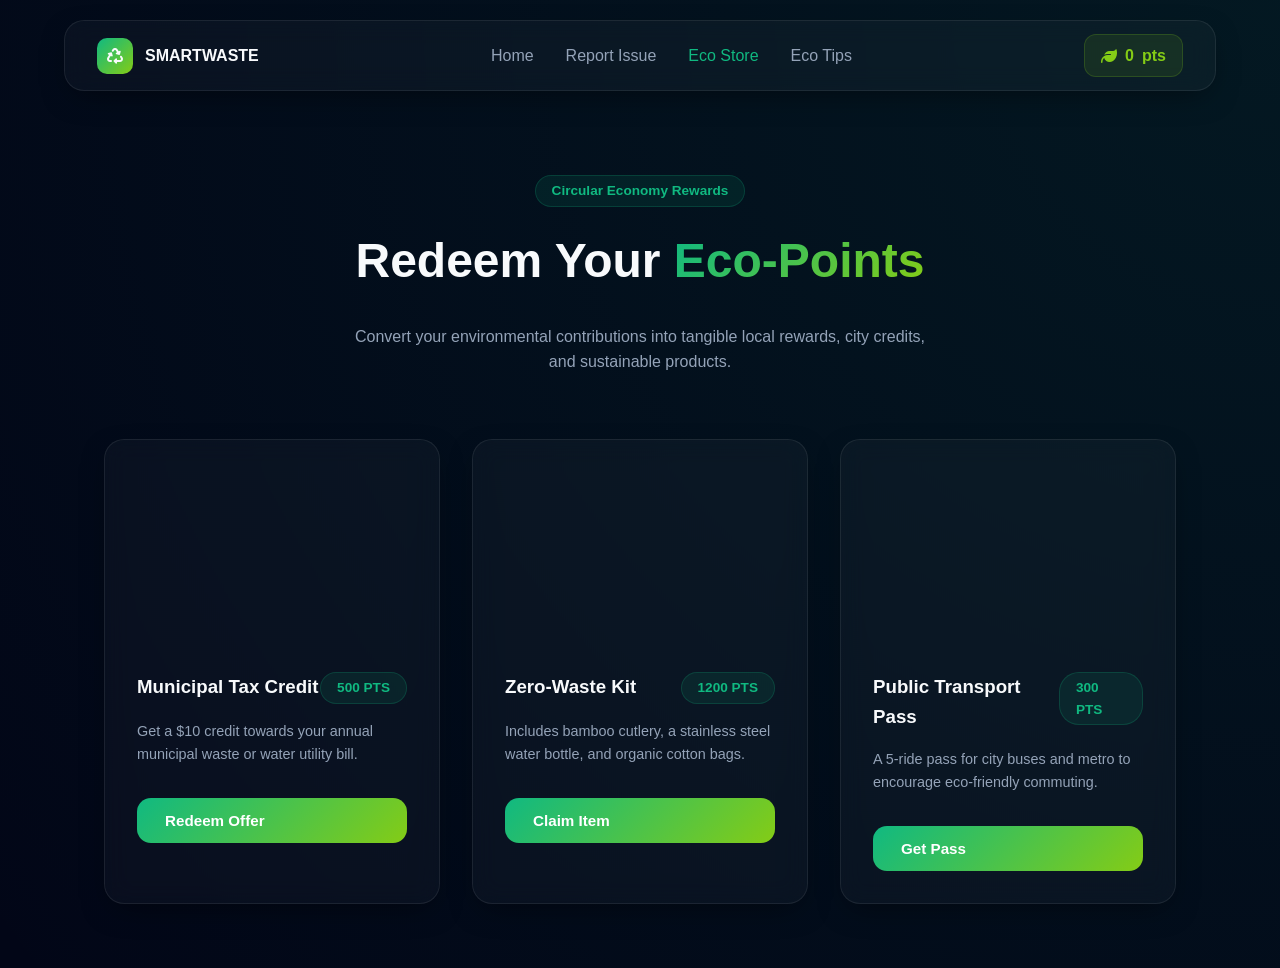
<file: frontend/rewards.html>
<!DOCTYPE html>
<html lang="en">
<head>
    <meta charset="UTF-8">
    <meta name="viewport" content="width=device-width, initial-scale=1.0">
    <title>Eco Store | SmartWaste Rewards</title>
    <link rel="stylesheet" href="css/style.css">
    <link rel="stylesheet" href="https://cdnjs.cloudflare.com/ajax/libs/font-awesome/6.4.0/css/all.min.css">
</head>
<body>
    <nav class="navbar glass-card">
        <div class="nav-container">
            <a href="index.html" class="logo">
                <div class="logo-icon"><i class="fas fa-recycle"></i></div>
                <span>SMARTWASTE</span>
            </a>
            <div class="nav-links">
                <a href="index.html">Home</a>
                <a href="report.html">Report Issue</a>
                <a href="rewards.html" class="active">Eco Store</a>
                <a href="tips.html">Eco Tips</a>
            </div>
            <div id="userInfo" class="points-badge">
                <i class="fas fa-leaf"></i> <span id="userPoints">0</span> pts
            </div>
        </div>
    </nav>

    <main class="container" style="padding: 4rem 5%;">
        <header style="text-align: center; margin-bottom: 4rem;" class="animate-in">
            <span class="badge-eco">Circular Economy Rewards</span>
            <h1 style="font-size: 3rem; margin-top: 1rem;">Redeem Your <span class="text-gradient">Eco-Points</span></h1>
            <p style="color: var(--text-muted); max-width: 600px; margin: 1.5rem auto;">Convert your environmental contributions into tangible local rewards, city credits, and sustainable products.</p>
        </header>

        <div class="rewards-grid" style="display: grid; grid-template-columns: repeat(auto-fit, minmax(300px, 1fr)); gap: 2rem;">
            <!-- Reward 1 -->
            <div class="glass-card animate-in" style="padding: 0; overflow: hidden; animation-delay: 0.1s;">
                <div style="height: 200px; background: url('https://images.unsplash.com/photo-1542601906990-b4d3fb778b09?auto=format&fit=crop&q=80&w=500') center/cover;"></div>
                <div style="padding: 2rem;">
                    <div style="display: flex; justify-content: space-between; align-items: start; margin-bottom: 1rem;">
                        <h3>Municipal Tax Credit</h3>
                        <span class="badge-eco">500 PTS</span>
                    </div>
                    <p style="color: var(--text-muted); font-size: 0.9rem; margin-bottom: 2rem;">Get a $10 credit towards your annual municipal waste or water utility bill.</p>
                    <button class="btn-premium w-full" onclick="redeem(500, 'Municipal Credit')">Redeem Offer</button>
                </div>
            </div>

            <!-- Reward 2 -->
            <div class="glass-card animate-in" style="padding: 0; overflow: hidden; animation-delay: 0.2s;">
                <div style="height: 200px; background: url('https://images.unsplash.com/photo-1594498379322-3761403e0591?auto=format&fit=crop&q=80&w=500') center/cover;"></div>
                <div style="padding: 2rem;">
                    <div style="display: flex; justify-content: space-between; align-items: start; margin-bottom: 1rem;">
                        <h3>Zero-Waste Kit</h3>
                        <span class="badge-eco">1200 PTS</span>
                    </div>
                    <p style="color: var(--text-muted); font-size: 0.9rem; margin-bottom: 2rem;">Includes bamboo cutlery, a stainless steel water bottle, and organic cotton bags.</p>
                    <button class="btn-premium w-full" onclick="redeem(1200, 'Zero-Waste Kit')">Claim Item</button>
                </div>
            </div>

            <!-- Reward 3 -->
            <div class="glass-card animate-in" style="padding: 0; overflow: hidden; animation-delay: 0.3s;">
                <div style="height: 200px; background: url('https://images.unsplash.com/photo-1544333334-a3f74917469a?auto=format&fit=crop&q=80&w=500') center/cover;"></div>
                <div style="padding: 2rem;">
                    <div style="display: flex; justify-content: space-between; align-items: start; margin-bottom: 1rem;">
                        <h3>Public Transport Pass</h3>
                        <span class="badge-eco">300 PTS</span>
                    </div>
                    <p style="color: var(--text-muted); font-size: 0.9rem; margin-bottom: 2rem;">A 5-ride pass for city buses and metro to encourage eco-friendly commuting.</p>
                    <button class="btn-premium w-full" onclick="redeem(300, 'Transport Pass')">Get Pass</button>
                </div>
            </div>
        </div>
    </main>

    <style>
        .navbar { margin: 20px auto; max-width: 1200px; width: 90%; position: sticky; top: 20px; z-index: 1000; padding: 0.8rem 2rem; }
        .nav-container { display: flex; justify-content: space-between; align-items: center; width: 100%; }
        .logo { display: flex; align-items: center; gap: 12px; text-decoration: none; color: var(--text-white); font-weight: 800; }
        .logo-icon { width: 36px; height: 36px; background: var(--grad-eco); border-radius: 10px; display: flex; align-items: center; justify-content: center; }
        .nav-links { display: flex; gap: 2rem; }
        .nav-links a { text-decoration: none; color: var(--text-muted); font-weight: 500; transition: color 0.3s; }
        .nav-links a:hover, .nav-links a.active { color: var(--primary); }
        .text-gradient { background: var(--grad-eco); -webkit-background-clip: text; background-clip: text; -webkit-text-fill-color: transparent; }
        .badge-eco { display: inline-block; padding: 4px 16px; background: rgba(16, 185, 129, 0.1); color: var(--primary); border: 1px solid rgba(16, 185, 129, 0.2); border-radius: 20px; font-size: 0.85rem; font-weight: 600; }
        .container { max-width: 1200px; margin: 0 auto; }
        .w-full { width: 100%; }
        .points-badge { background: rgba(132, 204, 22, 0.1); color: var(--secondary); border: 1px solid rgba(132, 204, 22, 0.2); padding: 8px 16px; border-radius: 12px; font-weight: 700; display: inline-flex; align-items: center; gap: 8px; }

        @media (max-width: 768px) {
            .nav-links { display: none; }
        }
    </style>

    <script src="js/app.js"></script>
    <script>
        // Load current points into header on page load
        checkAuth();

        async function redeem(cost, name) {
            const user = JSON.parse(localStorage.getItem('user') || '{}');
            if (!user.id) return showModal('loginModal') || showToast('Please sign in first.', 'error');

            const localPoints = user.ecoPoints || 0;
            if (localPoints < cost) {
                return showToast(`Insufficient points. You need ${cost - localPoints} more to claim this reward.`, 'error');
            }

            // Call backend to deduct points persistently
            try {
                const res = await fetchWithAuth(`${API_URL}/auth/redeem`, {
                    method: 'POST',
                    body: JSON.stringify({ cost, rewardName: name })
                });
                const data = await res.json();

                if (res.ok) {
                    // Update local storage with the fresh points from backend
                    user.ecoPoints = data.ecoPoints;
                    localStorage.setItem('user', JSON.stringify(user));
                    showToast(`✅ ${name} Redeemed! Check your email for details.`, 'success');
                    checkAuth(); // Refresh points in navbar
                } else {
                    showToast(data.error || 'Redemption failed.', 'error');
                }
            } catch (err) {
                showToast('Network error. Please try again.', 'error');
            }
        }
    </script>
</body>
</html>
</file>
<file: frontend/css/style.css>
:root {
    /* Eco-Friendly Green Palette */
    --primary: #10b981;    /* Emerald 500 */
    --primary-light: #34d399;
    --primary-dark: #059669;
    --secondary: #84cc16;  /* Lime 500 */
    --accent: #f59e0b;     /* Amber 500 */
    
    /* Backgrounds & Glassmorphism */
    --bg-main: #020617;    /* Slate 950 - deeper for better contrast with greens */
    --bg-card: rgba(255, 255, 255, 0.03);
    --glass-border: rgba(255, 255, 255, 0.08);
    --glass-blur: blur(12px);
    
    /* Text Colors */
    --text-white: #f8fafc;
    --text-muted: #94a3b8;
    --text-dim: #64748b;
    
    /* Spacing & Radii */
    --border-radius: 20px;
    --sidebar-width: 280px;
    
    /* Gradients */
    --grad-eco: linear-gradient(135deg, var(--primary), var(--secondary));
    --grad-dark: radial-gradient(circle at top right, rgba(16, 185, 129, 0.1), transparent);
}

/* ── Light Mode Overrides ─────────────────────────────────────────── */
body.light-mode {
    --bg-main: #f0fdf4;
    --bg-card: rgba(0, 0, 0, 0.03);
    --glass-border: rgba(0, 0, 0, 0.1);
    --text-white: #0f172a;
    --text-muted: #475569;
    --text-dim: #64748b;
    --grad-dark: radial-gradient(circle at top right, rgba(16,185,129,0.05), transparent);
    color-scheme: light;
}
body.light-mode .glass-card {
    background: rgba(255,255,255,0.8);
    border-color: rgba(0,0,0,0.08);
    box-shadow: 0 4px 24px rgba(0,0,0,0.08);
}
body.light-mode .sidebar {
    background: rgba(255,255,255,0.9);
}
body.light-mode ::-webkit-scrollbar-track { background: #e2e8f0; }
body.light-mode ::-webkit-scrollbar-thumb { background: rgba(0,0,0,0.15); }

/* Dark/Light Toggle Button */
.theme-toggle {
    background: rgba(255,255,255,0.07);
    border: 1px solid var(--glass-border);
    color: var(--text-muted);
    width: 38px; height: 38px;
    border-radius: 10px;
    cursor: pointer;
    display: inline-flex;
    align-items: center;
    justify-content: center;
    font-size: 1rem;
    transition: all 0.3s;
}
.theme-toggle:hover { color: var(--primary); border-color: rgba(16,185,129,0.3); }



@import url('https://fonts.googleapis.com/css2?family=Outfit:wght@300;400;600;800&display=swap');

* {
    margin: 0;
    padding: 0;
    box-sizing: border-box;
    font-family: 'Outfit', sans-serif;
}

body {
    background-color: var(--bg-main);
    background-image: var(--grad-dark);
    color: var(--text-white);
    min-height: 100vh;
    overflow-x: hidden;
    line-height: 1.6;
}

/* Scrollbar Customization */
::-webkit-scrollbar { width: 6px; }
::-webkit-scrollbar-track { background: var(--bg-main); }
::-webkit-scrollbar-thumb { background: var(--glass-border); border-radius: 10px; }

/* Dashboard Layout */
.layout-wrapper {
    display: flex;
    min-height: 100vh;
}

.sidebar {
    width: var(--sidebar-width);
    background: var(--bg-sidebar);
    border-right: 1px solid var(--glass-border);
    display: flex;
    flex-direction: column;
    position: fixed;
    height: 100vh;
    z-index: 100;
}

.main-content {
    margin-left: var(--sidebar-width);
    flex: 1;
    padding: 40px;
    background: radial-gradient(circle at top right, rgba(16, 185, 129, 0.05), transparent);
}

/* Sidebar Styling */
.sidebar-header {
    padding: 30px;
    display: flex;
    align-items: center;
    gap: 12px;
}

.sidebar-logo {
    width: 32px;
    height: 32px;
    background: var(--primary);
    border-radius: 8px;
    display: flex;
    align-items: center;
    justify-content: center;
    box-shadow: 0 0 15px rgba(16, 185, 129, 0.3);
}

.sidebar-nav {
    flex: 1;
    padding: 20px;
}

.nav-item {
    display: flex;
    align-items: center;
    gap: 12px;
    padding: 12px 15px;
    border-radius: 10px;
    color: var(--text-muted);
    text-decoration: none;
    margin-bottom: 8px;
    transition: all 0.3s ease;
}

.nav-item:hover, .nav-item.active {
    background: rgba(16, 185, 129, 0.1);
    color: var(--primary);
}

.nav-item i { font-size: 1.1rem; }

/* Component Styling */
.glass-card {
    background: var(--bg-card);
    backdrop-filter: var(--glass-blur);
    -webkit-backdrop-filter: var(--glass-blur);
    border: 1px solid var(--glass-border);
    border-radius: var(--border-radius);
    padding: 2rem;
    box-shadow: 0 10px 30px -10px rgba(0, 0, 0, 0.5);
    transition: all 0.3s cubic-bezier(0.4, 0, 0.2, 1);
}

.glass-card:hover {
    border-color: rgba(16, 185, 129, 0.2);
    transform: translateY(-5px);
    box-shadow: 0 20px 40px -15px rgba(0, 0, 0, 0.6);
}

.stats-grid {
    display: grid;
    grid-template-columns: repeat(auto-fit, minmax(240px, 1fr));
    gap: 25px;
    margin-bottom: 30px;
}

.stat-item h3 {
    color: var(--text-muted);
    font-size: 0.9rem;
    font-weight: 500;
    margin-bottom: 10px;
}

.stat-item .value {
    font-size: 2rem;
    font-weight: 700;
}

.btn-premium {
    background: var(--grad-eco);
    color: white;
    border: none;
    padding: 14px 28px;
    border-radius: 14px;
    font-weight: 600;
    font-size: 0.95rem;
    cursor: pointer;
    transition: all 0.3s cubic-bezier(0.4, 0, 0.2, 1);
    display: inline-flex;
    align-items: center;
    gap: 10px;
    text-decoration: none;
    position: relative;
    overflow: hidden;
}

.btn-premium::after {
    content: '';
    position: absolute;
    top: 0;
    left: -100%;
    width: 100%;
    height: 100%;
    background: linear-gradient(90deg, transparent, rgba(255, 255, 255, 0.2), transparent);
    transition: 0.5s;
}

.btn-premium:hover::after {
    left: 100%;
}

.btn-premium:hover {
    transform: translateY(-2px);
    box-shadow: 0 10px 20px -5px rgba(16, 185, 129, 0.5);
}

.btn-premium.secondary {
    background: rgba(255, 255, 255, 0.05);
    border: 1px solid var(--glass-border);
    color: var(--text-white);
}

.btn-premium.secondary:hover {
    background: rgba(255, 255, 255, 0.1);
    border-color: var(--primary);
}

/* Data Table Styling */
table {
    width: 100%;
    border-collapse: collapse;
}

th {
    text-align: left;
    padding: 15px;
    color: var(--text-muted);
    font-weight: 500;
    font-size: 0.85rem;
    border-bottom: 1px solid var(--glass-border);
}

td {
    padding: 18px 15px;
    border-bottom: 1px solid rgba(255,255,255,0.03);
    vertical-align: middle;
}

.badge {
    padding: 5px 12px;
    border-radius: 20px;
    font-size: 0.75rem;
    font-weight: 600;
    text-transform: uppercase;
}

.badge.pending { background: rgba(245, 158, 11, 0.1); color: var(--accent); }
.badge.collected { background: rgba(16, 185, 129, 0.1); color: var(--primary); }
.badge.assigned { background: rgba(59, 130, 246, 0.1); color: var(--secondary); }

/* Animations */
@keyframes fadeIn {
    from { opacity: 0; transform: translateY(15px); }
    to { opacity: 1; transform: translateY(0); }
}

.animate-in {
    animation: fadeIn 0.6s ease forwards;
}

/* Animations for dashboard entry */
.stat-item { opacity: 0; animation-delay: 0.1s; }
.card-main { opacity: 0; animation-delay: 0.3s; }

/* Responsive */
@media (max-width: 1024px) {
    .sidebar { width: 80px; }
    .sidebar-header span, .nav-item span { display: none; }
    .main-content { margin-left: 80px; }
}

@media (max-width: 768px) {
    .sidebar { display: none; }
    .main-content { margin-left: 0; padding: 20px; }
}
/* Toast Notification System */
.toast {
    position: fixed;
    bottom: 30px;
    right: 30px;
    background: rgba(2, 6, 23, 0.9);
    backdrop-filter: var(--glass-blur);
    border: 1px solid var(--glass-border);
    padding: 16px 24px;
    border-radius: 12px;
    color: white;
    display: flex;
    align-items: center;
    gap: 12px;
    z-index: 9999;
    transform: translateY(100px);
    opacity: 0;
    transition: all 0.4s cubic-bezier(0.4, 0, 0.2, 1);
    box-shadow: 0 10px 40px rgba(0,0,0,0.5);
}

.toast.show {
    transform: translateY(0);
    opacity: 1;
}

.toast-success { border-left: 4px solid var(--primary); }
.toast-error { border-left: 4px solid var(--accent); }
.toast-info { border-left: 4px solid var(--secondary); }

.toast i { font-size: 1.2rem; }

/* Impact Section Styles */
.impact-stat {
    padding: 30px;
    border-radius: var(--border-radius);
    background: rgba(255, 255, 255, 0.02);
    border: 1px solid var(--glass-border);
    transition: 0.3s;
}

.impact-stat:hover {
    background: rgba(16, 185, 129, 0.05);
    border-color: var(--primary);
}

.section-badge {
    display: inline-block;
    padding: 6px 16px;
    background: rgba(16, 185, 129, 0.1);
    color: var(--primary);
    border-radius: 20px;
    font-size: 0.8rem;
    font-weight: 700;
    text-transform: uppercase;
    letter-spacing: 1px;
    margin-bottom: 1rem;
}

.text-gradient {
    background: var(--grad-eco);
    -webkit-background-clip: text;
    background-clip: text;
    -webkit-text-fill-color: transparent;
}

/* Leaflet Dark Theme Overrides */
.leaflet-popup-content-wrapper, .leaflet-popup-tip {
    background: rgba(15, 23, 42, 0.9) !important;
    backdrop-filter: blur(10px);
    color: white !important;
    border: 1px solid rgba(255,255,255,0.1);
    box-shadow: 0 10px 30px rgba(0,0,0,0.5);
}
.leaflet-popup-content { margin: 10px !important; }
.leaflet-container { font-family: 'Outfit', sans-serif !important; }
</file>
